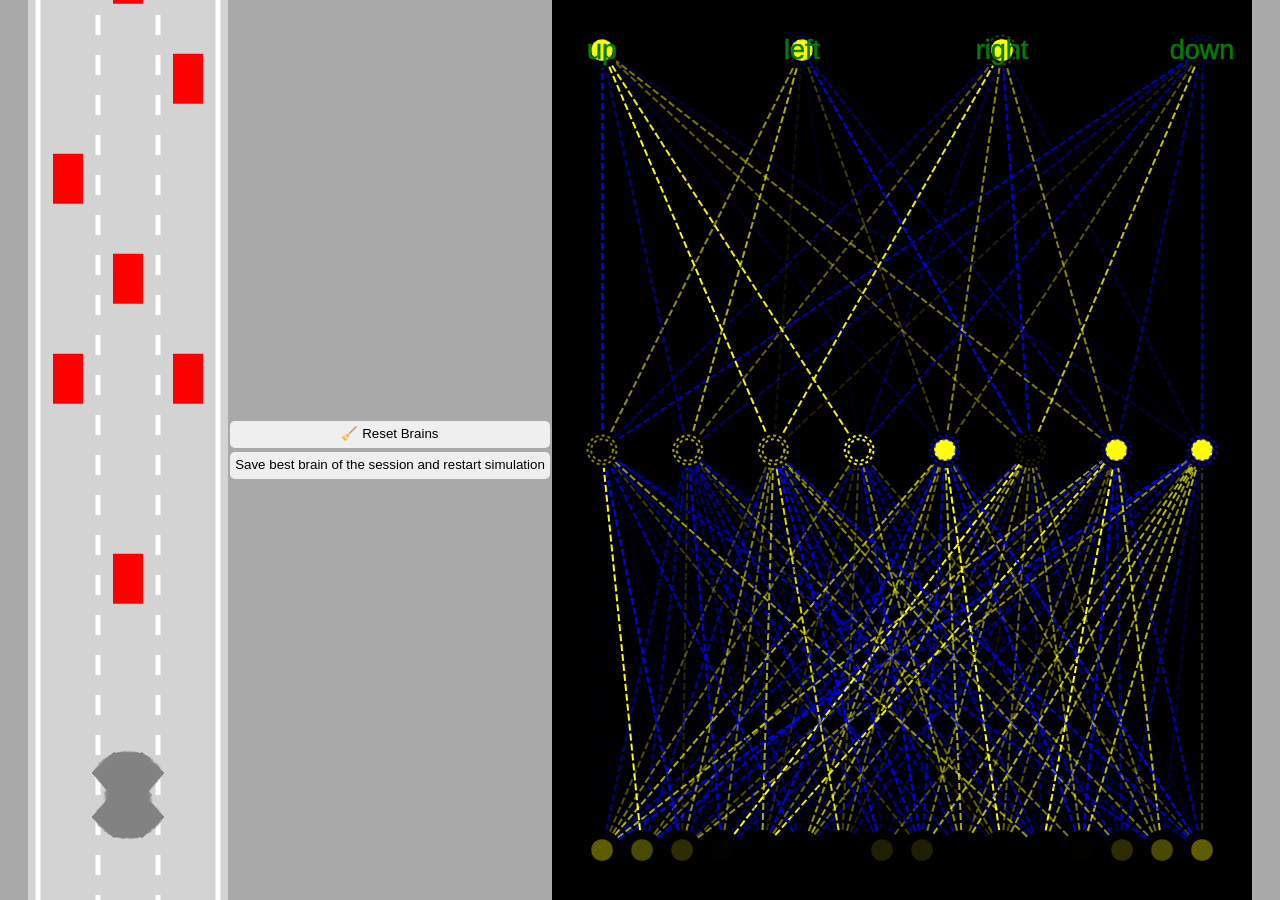
<file: index.html>
<!doctype html>
<html lang="en">
<head>
    <meta charset="UTF-8">
    <meta name="viewport"
          content="width=device-width, user-scalable=no, initial-scale=1.0, maximum-scale=1.0, minimum-scale=1.0">
    <meta http-equiv="X-UA-Compatible" content="ie=edge">
    <link rel="stylesheet" href="style.css">
    <title>selfdriving car neural network Self written</title>
</head>
<body>
    <canvas id="carCanvas"></canvas>

    <div id="verticalButtons">
        <button onclick="localStorage.removeItem('BestBrains'); location.reload()">🧹 Reset Brains</button>
        <button onclick="sessionBestBrain()">Save best brain of the session and restart simulation</button>
    </div>
   <canvas id="networkCanvas"></canvas>
    <script src="visualizer.js"></script>
    <script src="network.js"></script>
    <script src="sensor.js"></script>
    <script src="utils.js"></script>
    <script src="road.js"></script>
    <script src="controls.js"></script>
    <script src="car.js"></script>
    <script src="main.js"></script>
</body>
</html>
</file>
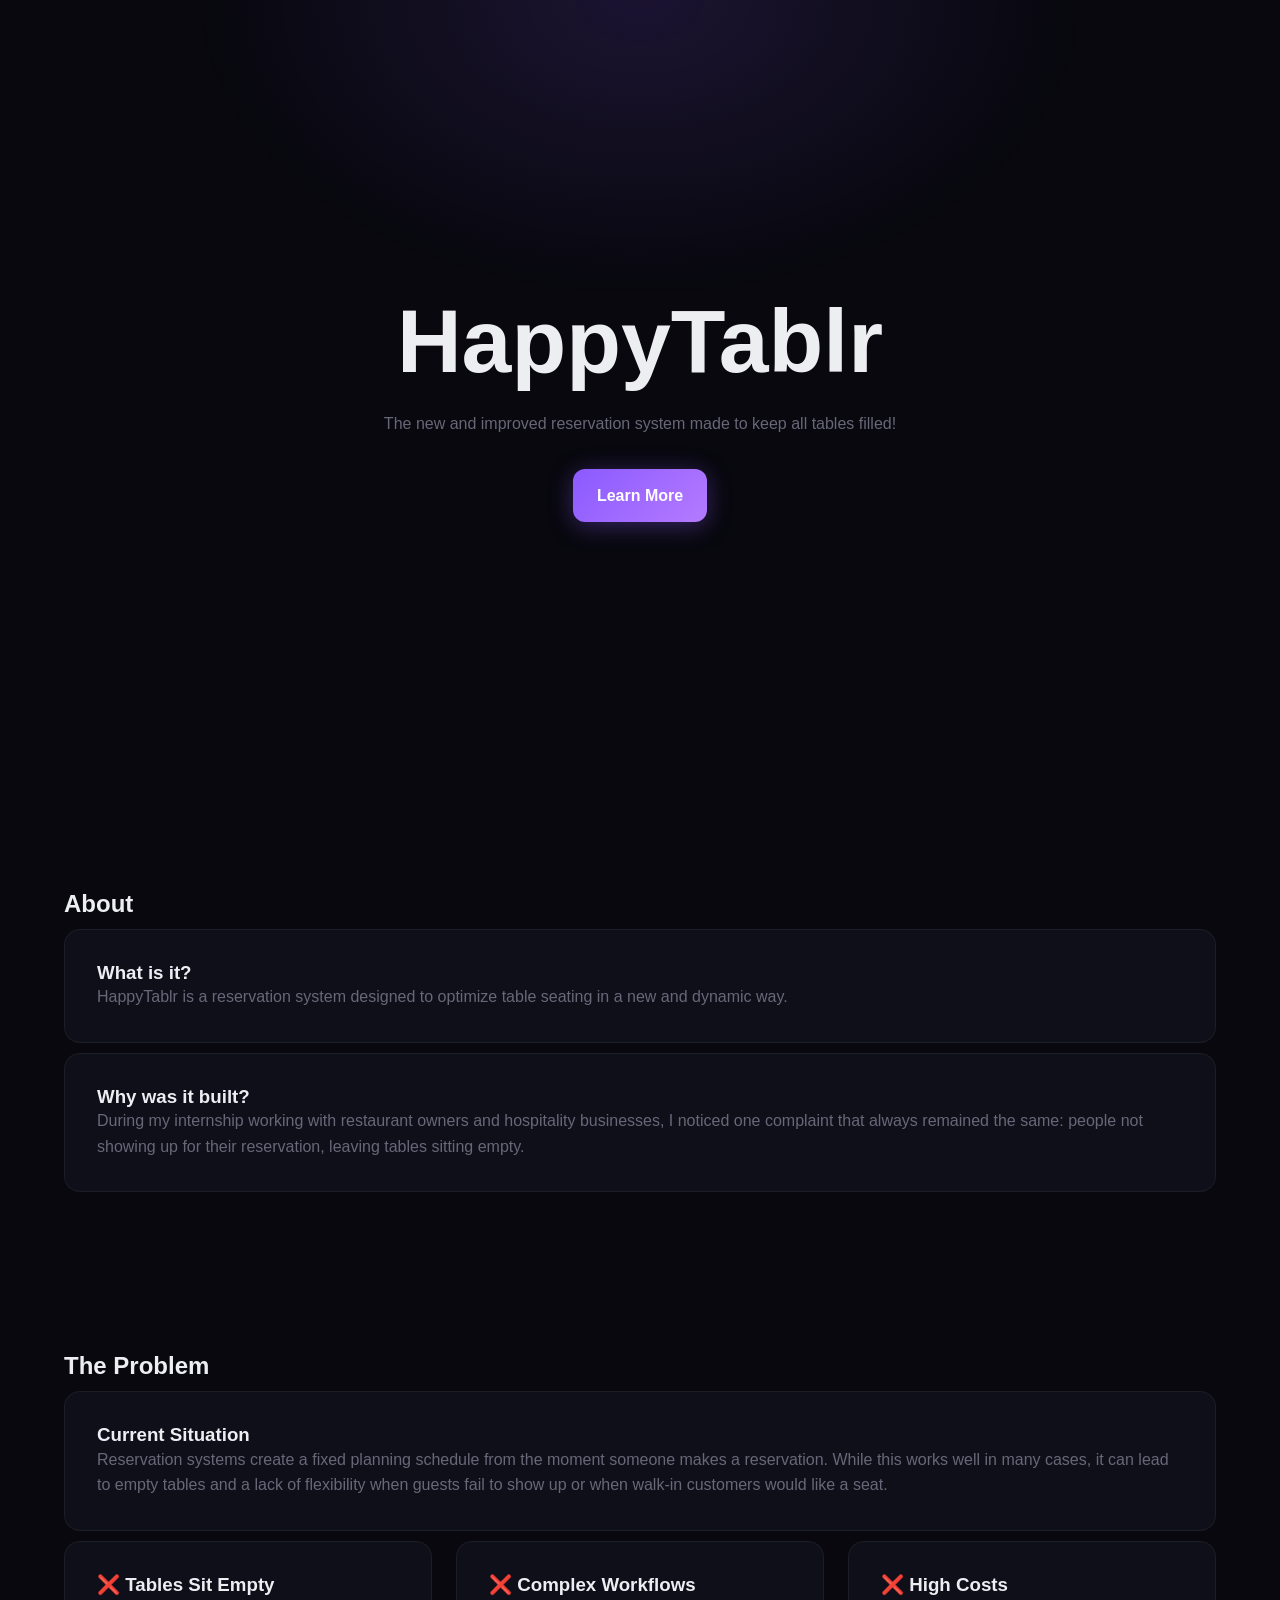
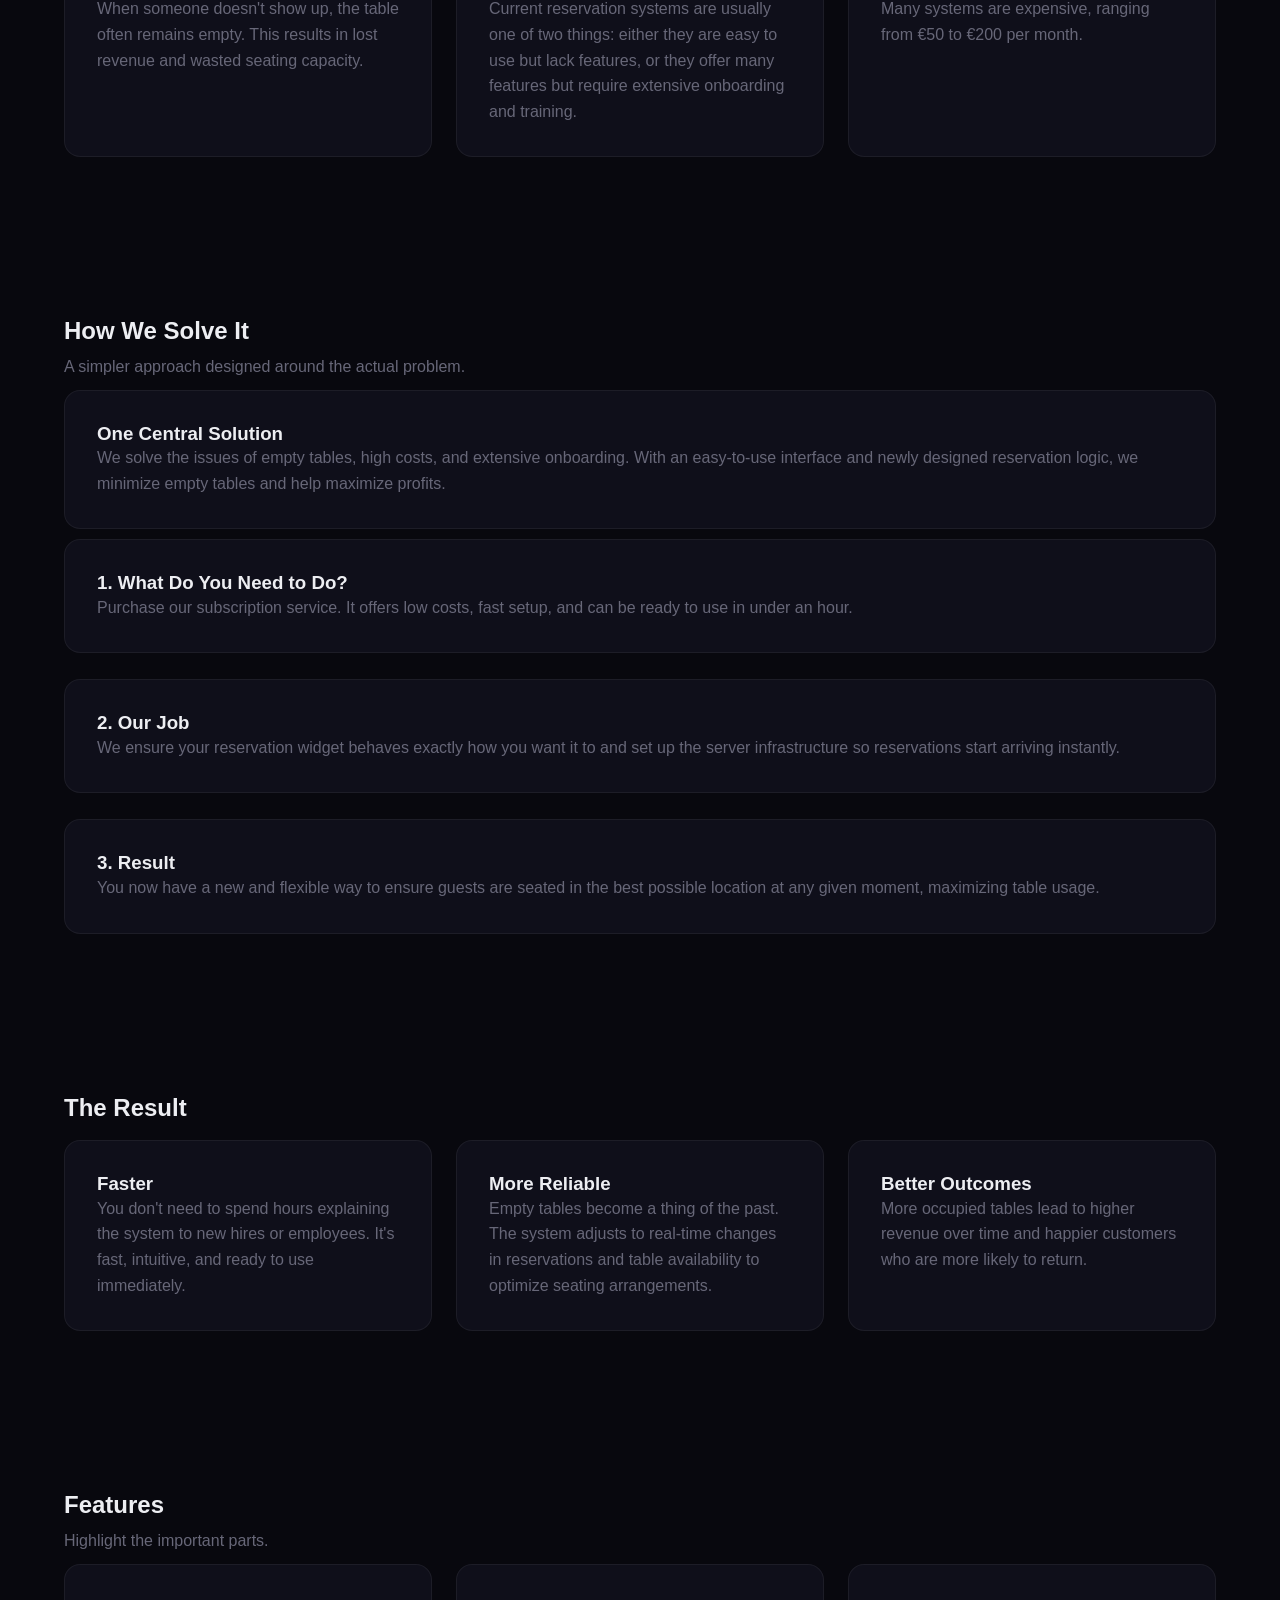
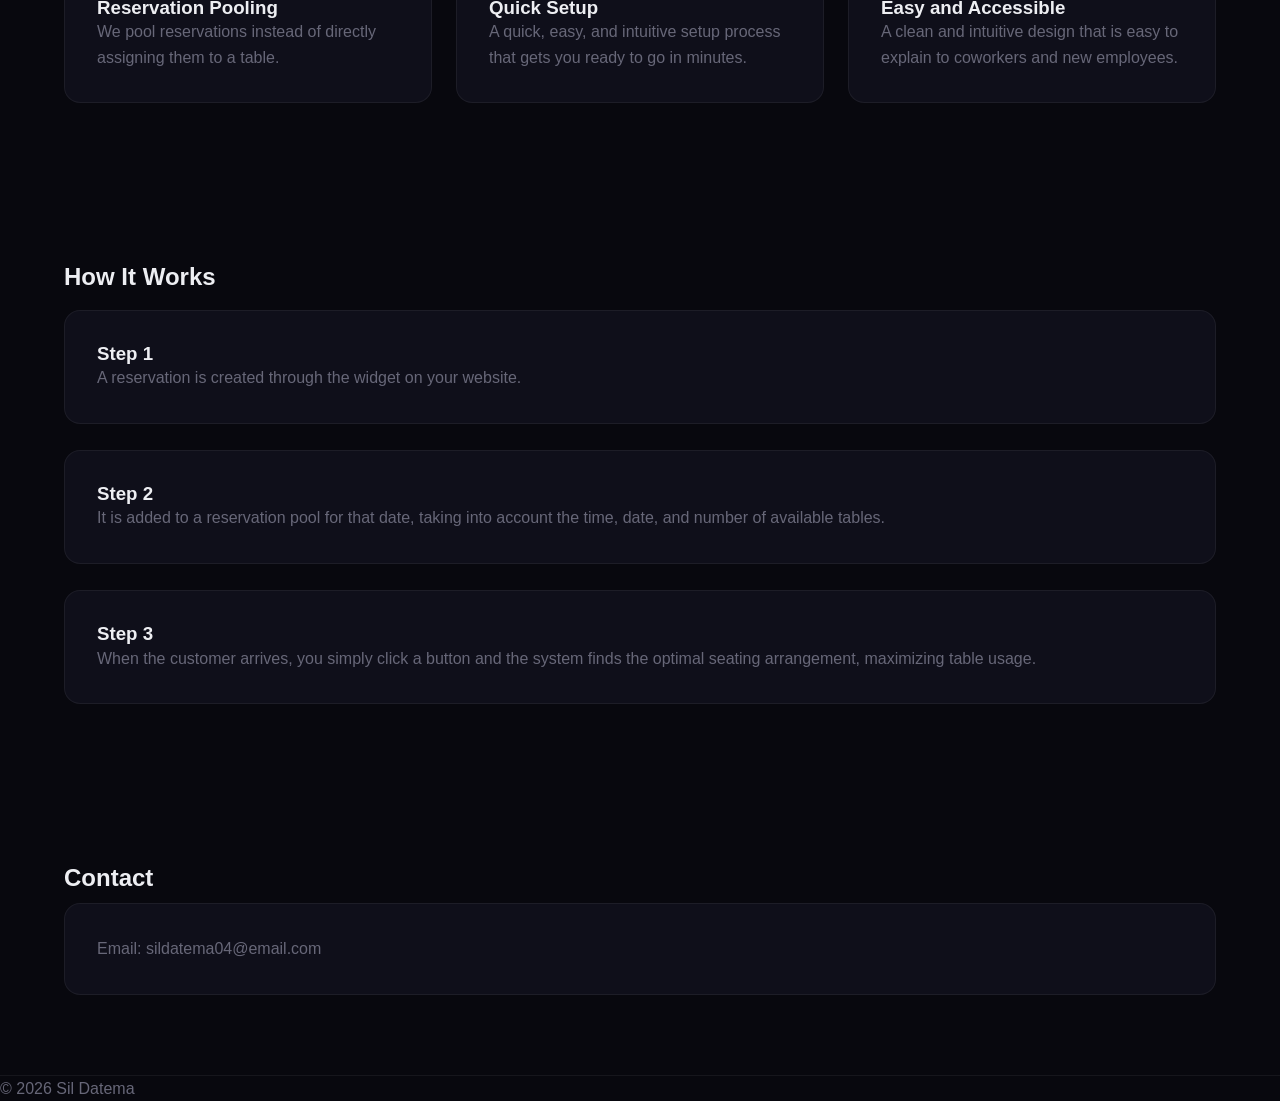
<file: onepager school/index.html>
<!DOCTYPE html>
<html lang="en">
<head>
    <meta charset="UTF-8">
    <meta name="viewport" content="width=device-width, initial-scale=1.0">
    <title>HappyTablr</title>

    <link rel="stylesheet" href="style.css">
</head>
<body>

<!-- HERO -->
<section class="hero">
    <div class="container">
        <h1>HappyTablr</h1>
        <p>
            The new and improved reservation system made to keep all tables filled!
        </p>

        <a href="#about" class="button">
            Learn More
        </a>
    </div>
</section>

<!-- ABOUT -->
<section id="about">
    <div class="container">

        <div class="section-title">
            <h2>About</h2>
        </div>

        <div class="block">
            <h3>What is it?</h3>
            <p>
                HappyTablr is a reservation system designed to optimize table seating in a new and dynamic way.
            </p>
        </div>

        <div class="block">
            <h3>Why was it built?</h3>
            <p>
                During my internship working with restaurant owners and hospitality businesses, I noticed one complaint that always remained the same: people not showing up for their reservation, leaving tables sitting empty.
            </p>
        </div>

    </div>
</section>

<section id="problems">
    <div class="container">

        <div class="section-title">
            <h2>The Problem</h2>
        </div>

        <div class="block">
            <h3>Current Situation</h3>
            <p>
                Reservation systems create a fixed planning schedule from the moment someone makes a reservation. While this works well in many cases, it can lead to empty tables and a lack of flexibility when guests fail to show up or when walk-in customers would like a seat.
            </p>
        </div>

        <div class="grid">

            <div class="card">
                <h3>❌ Tables Sit Empty</h3>
                <p>
                    When someone doesn't show up, the table often remains empty. This results in lost revenue and wasted seating capacity.
                </p>
            </div>

            <div class="card">
                <h3>❌ Complex Workflows</h3>
                <p>
                    Current reservation systems are usually one of two things: either they are easy to use but lack features, or they offer many features but require extensive onboarding and training.
                </p>
            </div>

            <div class="card">
                <h3>❌ High Costs</h3>
                <p>
                    Many systems are expensive, ranging from €50 to €200 per month.
                </p>
            </div>

        </div>

    </div>
</section>

<section id="solution">
    <div class="container">

        <div class="section-title">
            <h2>How We Solve It</h2>
            <p>
                A simpler approach designed around the actual problem.
            </p>
        </div>

        <div class="block">
            <h3>One Central Solution</h3>
            <p>
                We solve the issues of empty tables, high costs, and extensive onboarding. With an easy-to-use interface and newly designed reservation logic, we minimize empty tables and help maximize profits.
            </p>
        </div>

        <div class="timeline">

            <div class="step">
                <h3>1. What Do You Need to Do?</h3>
                <p>
                    Purchase our subscription service. It offers low costs, fast setup, and can be ready to use in under an hour.
                </p>
            </div>

            <div class="step">
                <h3>2. Our Job</h3>
                <p>
                    We ensure your reservation widget behaves exactly how you want it to and set up the server infrastructure so reservations start arriving instantly.
                </p>
            </div>

            <div class="step">
                <h3>3. Result</h3>
                <p>
                    You now have a new and flexible way to ensure guests are seated in the best possible location at any given moment, maximizing table usage.
                </p>
            </div>

        </div>

    </div>
</section>

<section id="impact">
    <div class="container">

        <div class="section-title">
            <h2>The Result</h2>
        </div>

        <div class="grid">

            <div class="card">
                <h3>Faster</h3>
                <p>
                    You don't need to spend hours explaining the system to new hires or employees. It's fast, intuitive, and ready to use immediately.
                </p>
            </div>

            <div class="card">
                <h3>More Reliable</h3>
                <p>
                    Empty tables become a thing of the past. The system adjusts to real-time changes in reservations and table availability to optimize seating arrangements.
                </p>
            </div>

            <div class="card">
                <h3>Better Outcomes</h3>
                <p>
                    More occupied tables lead to higher revenue over time and happier customers who are more likely to return.
                </p>
            </div>

        </div>

    </div>
</section>

<!-- FEATURES -->
<section>
    <div class="container">

        <div class="section-title">
            <h2>Features</h2>
            <p>Highlight the important parts.</p>
        </div>

        <div class="grid">

            <div class="card">
                <h3>Reservation Pooling</h3>
                <p>
                    We pool reservations instead of directly assigning them to a table.
                </p>
            </div>

            <div class="card">
                <h3>Quick Setup</h3>
                <p>
                    A quick, easy, and intuitive setup process that gets you ready to go in minutes.
                </p>
            </div>

            <div class="card">
                <h3>Easy and Accessible</h3>
                <p>
                    A clean and intuitive design that is easy to explain to coworkers and new employees.
                </p>
            </div>

        </div>

    </div>
</section>

<!-- PROCESS -->
<section>
    <div class="container">

        <div class="section-title">
            <h2>How It Works</h2>
        </div>

        <div class="timeline">

            <div class="step">
                <h3>Step 1</h3>
                <p>
                    A reservation is created through the widget on your website.
                </p>
            </div>

            <div class="step">
                <h3>Step 2</h3>
                <p>
                    It is added to a reservation pool for that date, taking into account the time, date, and number of available tables.
                </p>
            </div>

            <div class="step">
                <h3>Step 3</h3>
                <p>
                    When the customer arrives, you simply click a button and the system finds the optimal seating arrangement, maximizing table usage.
                </p>
            </div>

        </div>

    </div>
</section>

<!-- CONTACT -->
<section>
    <div class="container">

        <div class="section-title">
            <h2>Contact</h2>
        </div>

        <div class="block">
            <p>Email: sildatema04@email.com</p>
        </div>

    </div>
</section>

<footer>
    © 2026 Sil Datema
</footer>

</body>
</html>
</file>
<file: style.css>
body{
    margin:0;
    background:darkgray;
    overflow: hidden;
    display: flex;
    justify-content: center;
    align-items: center;
}

#verticalButtons{
    display: flex;
    flex-direction: column;
}

button{
    border: none;
    border-radius: 5px;
    padding: 5px 5px 7px 5px;
    margin: 2px;
    cursor: pointer;
}

button:hover{
    background: blue;
}

#carCanvas{
    background: lightgray;
}
#networkCanvas{
    background: black;
}
</file>
<file: onepager school/style.css>
:root {
    --bg: #08080e;
    --surface: #0f0f1a;
    --surface-2: #161625;

    --primary: #8b5aff;
    --primary-light: #b47aff;

    --text: #edeef2;
    --muted: #676778;

    --success: #3cffa0;

    --border: rgba(255,255,255,0.06);

    --max-width: 1200px;
}

* {
    margin: 0;
    padding: 0;
    box-sizing: border-box;
}

html {
    scroll-behavior: smooth;
}

body {
    background: var(--bg);
    color: var(--text);
    font-family: Arial, sans-serif;
    line-height: 1.6;
}

/* Background glow */
body::before {
    content: "";
    position: fixed;
    top: -300px;
    left: 50%;
    transform: translateX(-50%);
    width: 900px;
    height: 600px;
    background:
            radial-gradient(
                    ellipse,
                    rgba(139,90,255,.15),
                    transparent 70%
            );
    pointer-events: none;
    z-index: -1;
}

.container {
    width: min(90%, var(--max-width));
    margin: 0 auto;
}

section {
    padding: 5rem 0;
}

h1,
h2,
h3 {
    line-height: 1.2;
}

p {
    color: var(--muted);
}

.section-title h2 {
    color: var(--text);
    margin-bottom: .5rem;
}

.section-title p {
    color: var(--muted);
}

.step {
    border-left: 4px solid var(--primary);
}

/* HERO */

.hero {
    min-height: 90vh;
    display: flex;
    align-items: center;
    text-align: center;
}

.hero h1 {
    font-size: clamp(3rem, 7vw, 6rem);
    margin-bottom: 1rem;
}

.hero p {
    max-width: 700px;
    margin: 0 auto 2rem;
    color: var(--muted);
}

.button {
    display: inline-block;
    padding: 14px 24px;

    background:
            linear-gradient(
                    135deg,
                    var(--primary),
                    var(--primary-light)
            );

    color: white;
    text-decoration: none;
    border-radius: 12px;
    font-weight: bold;

    box-shadow:
            0 4px 25px rgba(139,90,255,.35);

    transition: 0.25s;
}

.button:hover {
    transform: translateY(-2px);

    box-shadow:
            0 8px 35px rgba(139,90,255,.5);
}

/* FEATURES */

.grid {
    display: grid;
    grid-template-columns: repeat(auto-fit, minmax(260px, 1fr));
    gap: 1.5rem;
}
.block,
.card,
.step {
    margin-top: 10px;
    background: var(--surface);
    border: 1px solid var(--border);
    border-radius: 16px;
    padding: 2rem;
    transition: 0.25s ease;
}

.block:hover,
.card:hover {
    border-color: rgba(139,90,255,.3);
    transform: translateY(-3px);
}



.timeline {
    display: flex;
    flex-direction: column;
    gap: 1rem;
}


/* FOOTER */

footer {
    border-top: 1px solid var(--border);
    color: var(--muted);
}

/* MOBILE */

@media (max-width: 768px) {
    section {
        padding: 4rem 0;
    }

    .hero {
        min-height: 70vh;
    }

    .hero h1 {
        font-size: 3rem;
    }
}
</file>
